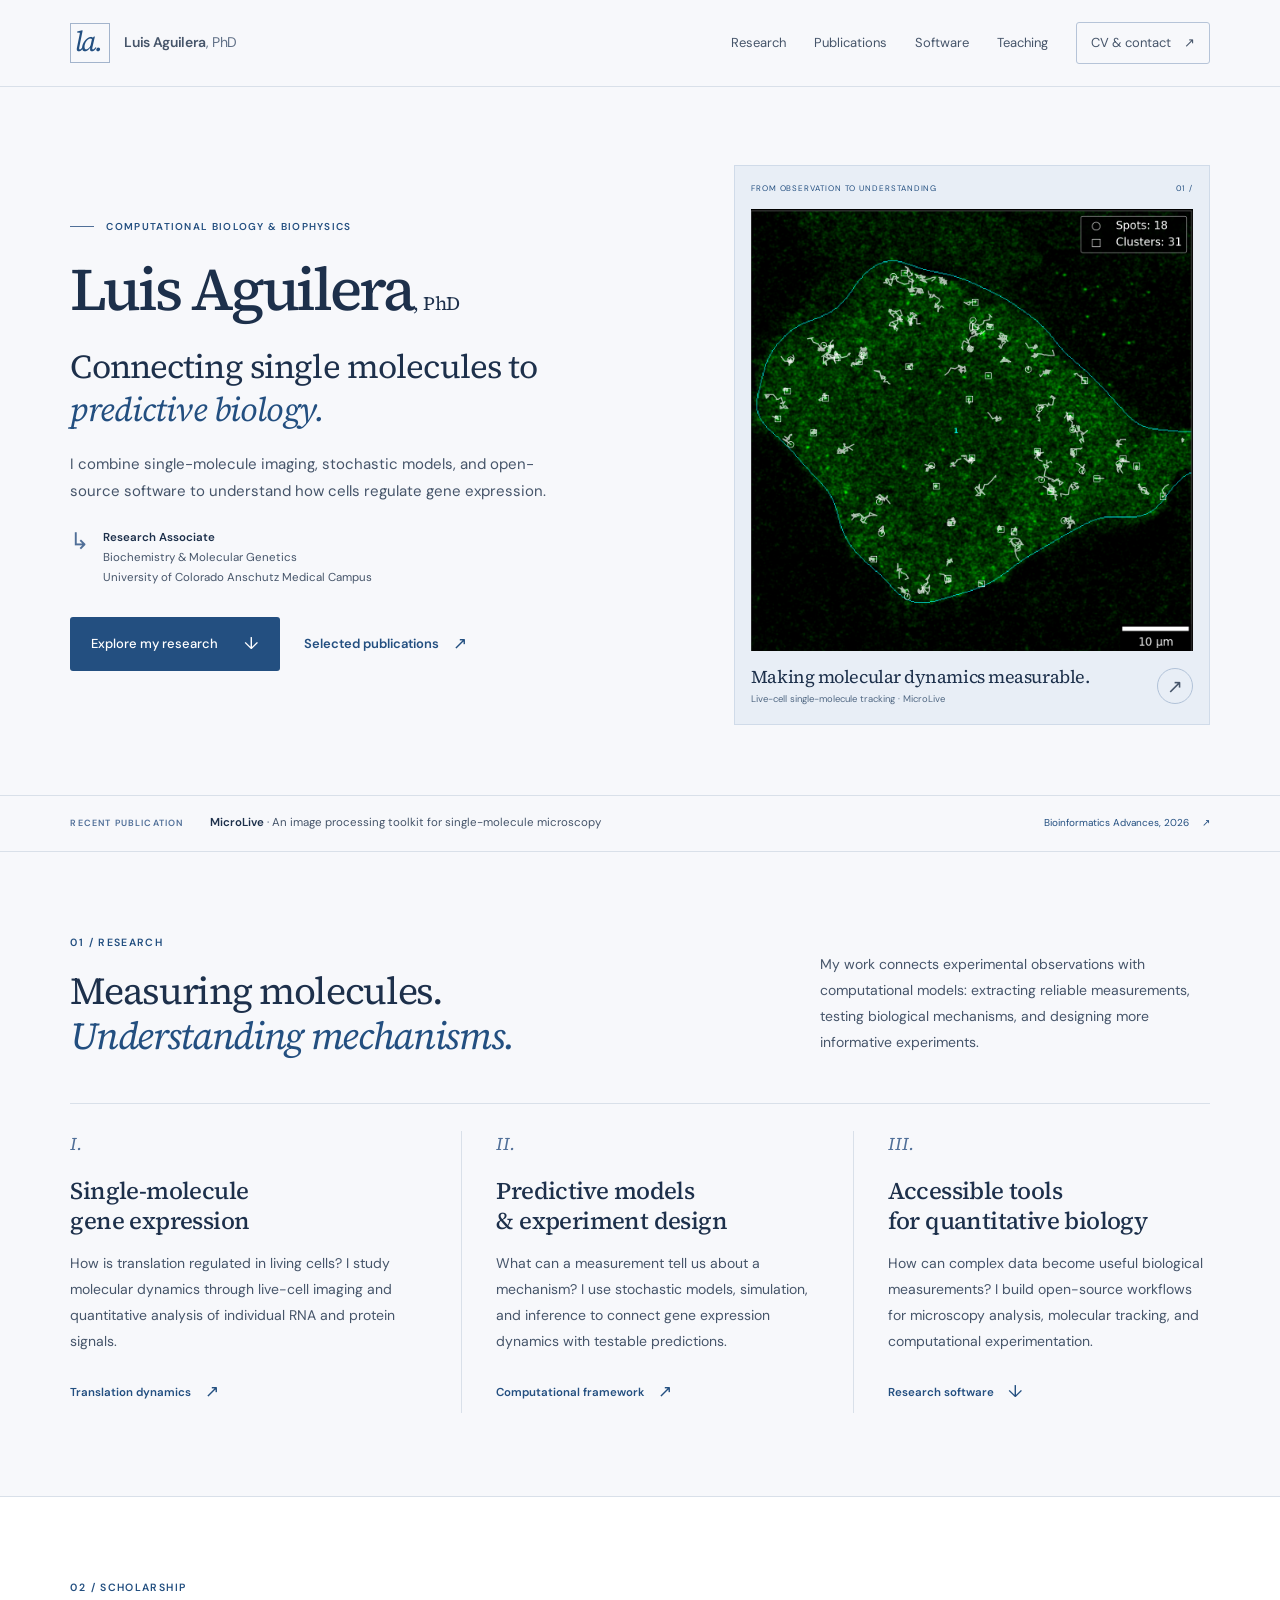
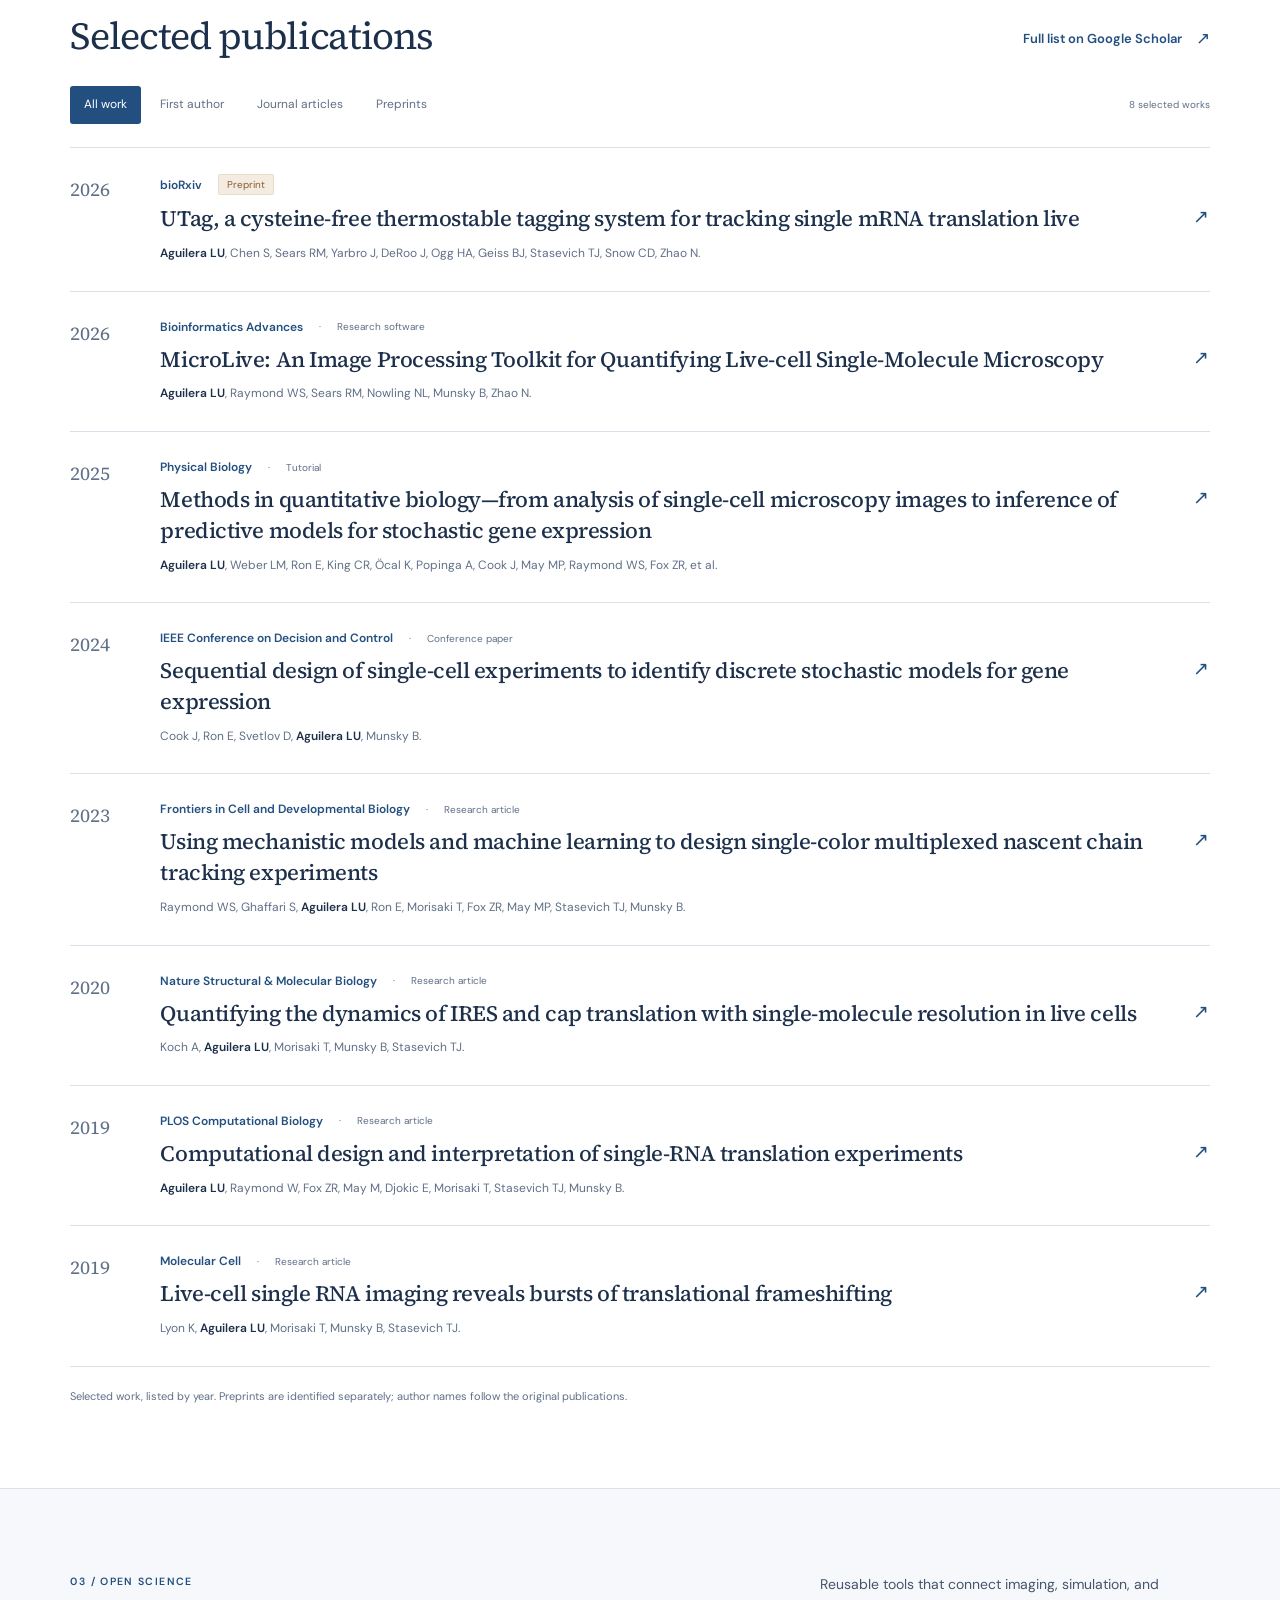
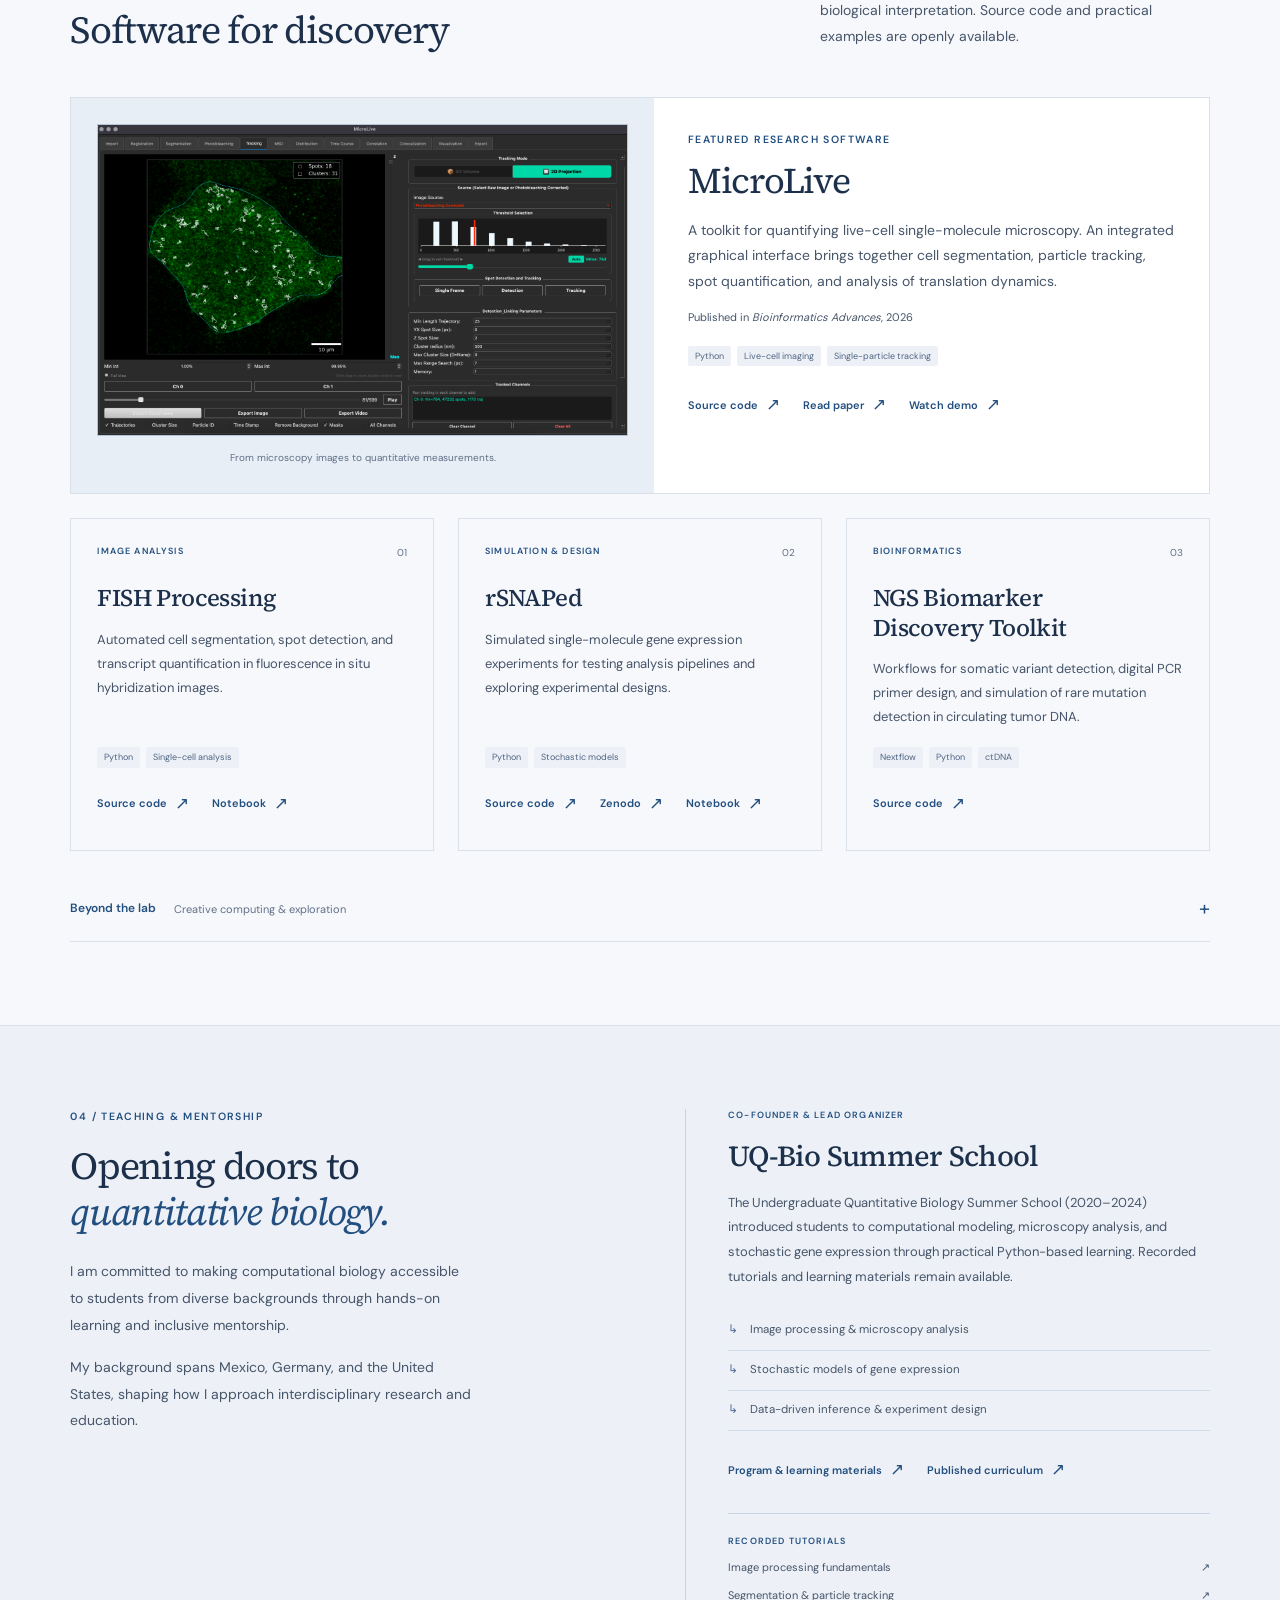
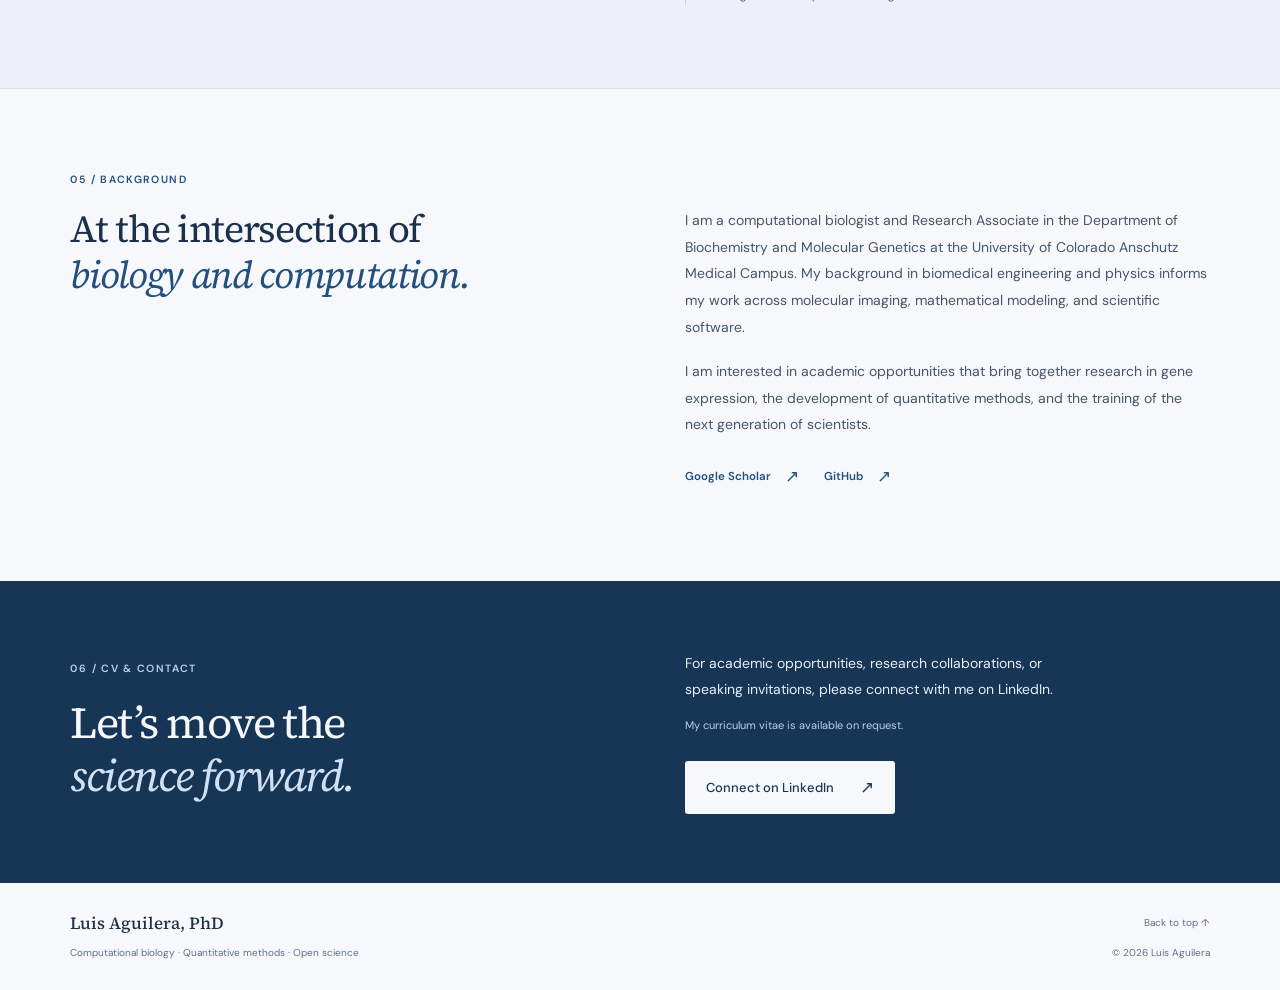
<file: index.html>
<!DOCTYPE html>
<html lang="en">
<head>
  <meta charset="UTF-8">
  <meta name="viewport" content="width=device-width, initial-scale=1">
  <title>Luis Aguilera, PhD | Computational Biology &amp; Single-Molecule Biophysics</title>
  <meta name="description" content="Luis Aguilera is a computational biologist at the University of Colorado Anschutz Medical Campus. Research in single-molecule imaging, gene expression, and predictive modeling; publications, open-source software, and teaching.">
  <meta http-equiv="Content-Security-Policy" content="default-src 'self'; script-src 'self'; style-src 'self'; font-src 'self'; img-src 'self' data:; connect-src 'self'; form-action 'none'; base-uri 'self'; object-src 'none'; upgrade-insecure-requests">
  <meta name="referrer" content="strict-origin-when-cross-origin">
  <meta name="theme-color" content="#234f80">
  <link rel="canonical" href="https://luisub.github.io/">
  <meta property="og:type" content="website">
  <meta property="og:title" content="Luis Aguilera, PhD — Computational Biology">
  <meta property="og:description" content="Connecting single-molecule measurements to predictive models of gene expression. Research, publications, software, and teaching.">
  <meta property="og:url" content="https://luisub.github.io/">
  <meta property="og:image" content="https://luisub.github.io/assets/microlive-gui.png">
  <meta property="og:image:alt" content="MicroLive software displaying single-molecule tracking in a living cell">
  <meta name="twitter:card" content="summary_large_image">
  <link rel="icon" href="assets/favicon.svg" type="image/svg+xml">
  <link rel="stylesheet" href="styles.css">
  <script src="script.js" defer></script>
</head>
<body id="top">
  <a class="skip-link" href="#main">Skip to content</a>
  <header class="site-header">
    <nav class="site-nav container" aria-label="Main navigation">
      <a class="wordmark" href="#top" aria-label="Luis Aguilera — home"><span class="monogram" aria-hidden="true">la.</span><span>Luis Aguilera<span class="wordmark-degree">, PhD</span></span></a>
      <button class="nav-toggle" type="button" aria-expanded="false" aria-controls="nav-links" hidden>Menu <span aria-hidden="true">☰</span></button>
      <ul class="nav-links" id="nav-links">
        <li><a href="#research">Research</a></li>
        <li><a href="#publications">Publications</a></li>
        <li><a href="#projects">Software</a></li>
        <li><a href="#teaching">Teaching</a></li>
        <li><a class="nav-contact" href="#contact">CV &amp; contact <span aria-hidden="true">↗</span></a></li>
      </ul>
    </nav>
  </header>

  <main id="main" tabindex="-1">
    <section class="hero container" aria-labelledby="name">
      <div class="hero-copy">
        <p class="eyebrow"><span class="small-rule" aria-hidden="true"></span>Computational biology &amp; biophysics</p>
        <h1 id="name">Luis Aguilera<span class="degree">, PhD</span></h1>
        <p class="hero-statement">Connecting single molecules to <em>predictive biology.</em></p>
        <p class="hero-intro">I combine single-molecule imaging, stochastic models, and open-source software to understand how cells regulate gene expression.</p>
        <div class="affiliation">
          <span class="affiliation-mark" aria-hidden="true">↳</span>
          <p><strong>Research Associate</strong><br>Biochemistry &amp; Molecular Genetics<br><a href="https://medschool.cuanschutz.edu/biochemistry-and-molecular-genetics">University of Colorado Anschutz Medical Campus</a></p>
        </div>
        <div class="hero-actions">
          <a class="button button-primary" href="#research">Explore my research <span aria-hidden="true">↓</span></a>
          <a class="text-link" href="#publications">Selected publications <span aria-hidden="true">↗</span></a>
        </div>
      </div>
      <figure class="hero-figure">
        <div class="figure-overline"><span>From observation to understanding</span><span aria-hidden="true">01 /</span></div>
        <a class="micrograph" href="assets/microlive-gui.png" aria-label="View the full MicroLive single-molecule tracking image">
          <img src="assets/microlive-gui.png" width="3016" height="1774" fetchpriority="high" alt="Fluorescent cell with detected spots, single-molecule trajectories, and a 10 micrometer scale bar in MicroLive.">
        </a>
        <figcaption><div><strong>Making molecular dynamics measurable.</strong><span>Live-cell single-molecule tracking · MicroLive</span></div><a href="#microlive" aria-label="Read about MicroLive"><span aria-hidden="true">↗</span></a></figcaption>
      </figure>
    </section>

    <div class="latest-wrap">
      <aside class="latest container" aria-label="Recent publication"><span class="eyebrow">Recent publication</span><p><strong>MicroLive</strong> · An image processing toolkit for single-molecule microscopy</p><a href="https://doi.org/10.1093/bioadv/vbag095">Bioinformatics Advances, 2026 <span aria-hidden="true">↗</span></a></aside>
    </div>

    <section class="section container" id="research" aria-labelledby="research-title">
      <div class="section-heading"><div><p class="eyebrow">01 / Research</p><h2 id="research-title">Measuring molecules.<br><em>Understanding mechanisms.</em></h2></div><p class="section-intro">My work connects experimental observations with computational models: extracting reliable measurements, testing biological mechanisms, and designing more informative experiments.</p></div>
      <div class="research-grid">
        <article class="research-topic">
          <span class="topic-index">I.</span>
          <h3>Single-molecule<br>gene expression</h3>
          <p>How is translation regulated in living cells? I study molecular dynamics through live-cell imaging and quantitative analysis of individual RNA and protein signals.</p>
          <a class="text-link" href="https://doi.org/10.1038/s41594-020-0504-7">Translation dynamics <span aria-hidden="true">↗</span></a>
        </article>
        <article class="research-topic">
          <span class="topic-index">II.</span>
          <h3>Predictive models<br>&amp; experiment design</h3>
          <p>What can a measurement tell us about a mechanism? I use stochastic models, simulation, and inference to connect gene expression dynamics with testable predictions.</p>
          <a class="text-link" href="https://doi.org/10.1371/journal.pcbi.1007425">Computational framework <span aria-hidden="true">↗</span></a>
        </article>
        <article class="research-topic">
          <span class="topic-index">III.</span>
          <h3>Accessible tools<br>for quantitative biology</h3>
          <p>How can complex data become useful biological measurements? I build open-source workflows for microscopy analysis, molecular tracking, and computational experimentation.</p>
          <a class="text-link" href="#projects">Research software <span aria-hidden="true">↓</span></a>
        </article>
      </div>
    </section>

    <section class="publications-section" id="publications" aria-labelledby="publications-title">
      <div class="container section">
        <div class="section-heading compact"><div><p class="eyebrow">02 / Scholarship</p><h2 id="publications-title">Selected publications</h2></div><a class="text-link" href="https://scholar.google.com/citations?user=06M4bvMAAAAJ&amp;hl=en">Full list on Google Scholar <span aria-hidden="true">↗</span></a></div>
        <div class="publication-tools" hidden>
          <div class="publication-filters" role="group" aria-label="Filter selected publications">
            <button type="button" data-filter="all" aria-pressed="true" aria-controls="publication-list">All work</button>
            <button type="button" data-filter="first" aria-pressed="false" aria-controls="publication-list">First author</button>
            <button type="button" data-filter="article" aria-pressed="false" aria-controls="publication-list">Journal articles</button>
            <button type="button" data-filter="preprint" aria-pressed="false" aria-controls="publication-list">Preprints</button>
          </div>
          <p class="publication-count" role="status" aria-live="polite" aria-atomic="true">8 selected works</p>
        </div>
        <ol class="publication-list" id="publication-list">
          <li class="publication" data-kind="preprint" data-first-author="true">
            <span class="pub-year">2026</span>
            <article>
              <div class="pub-meta"><span>bioRxiv</span><span class="pub-type preprint">Preprint</span></div>
              <h3><a href="https://doi.org/10.64898/2026.05.06.723082">UTag, a cysteine-free thermostable tagging system for tracking single mRNA translation live<span class="link-arrow" aria-hidden="true">↗</span></a></h3>
              <p class="pub-authors"><strong>Aguilera LU</strong>, Chen S, Sears RM, Yarbro J, DeRoo J, Ogg HA, Geiss BJ, Stasevich TJ, Snow CD, Zhao N.</p>
            </article>
          </li>
          <li class="publication" data-kind="article" data-first-author="true">
            <span class="pub-year">2026</span>
            <article>
              <div class="pub-meta"><span>Bioinformatics Advances</span><span class="pub-type">Research software</span></div>
              <h3><a href="https://doi.org/10.1093/bioadv/vbag095">MicroLive: An Image Processing Toolkit for Quantifying Live-cell Single-Molecule Microscopy<span class="link-arrow" aria-hidden="true">↗</span></a></h3>
              <p class="pub-authors"><strong>Aguilera LU</strong>, Raymond WS, Sears RM, Nowling NL, Munsky B, Zhao N.</p>
            </article>
          </li>
          <li class="publication" data-kind="article" data-first-author="true">
            <span class="pub-year">2025</span>
            <article>
              <div class="pub-meta"><span>Physical Biology</span><span class="pub-type">Tutorial</span></div>
              <h3><a href="https://doi.org/10.1088/1478-3975/adda85">Methods in quantitative biology—from analysis of single-cell microscopy images to inference of predictive models for stochastic gene expression<span class="link-arrow" aria-hidden="true">↗</span></a></h3>
              <p class="pub-authors"><strong>Aguilera LU</strong>, Weber LM, Ron E, King CR, Öcal K, Popinga A, Cook J, May MP, Raymond WS, Fox ZR, et al.</p>
            </article>
          </li>
          <li class="publication" data-kind="conference" data-first-author="false">
            <span class="pub-year">2024</span>
            <article>
              <div class="pub-meta"><span>IEEE Conference on Decision and Control</span><span class="pub-type">Conference paper</span></div>
              <h3><a href="https://doi.org/10.1109/CDC56724.2024.10886397">Sequential design of single-cell experiments to identify discrete stochastic models for gene expression<span class="link-arrow" aria-hidden="true">↗</span></a></h3>
              <p class="pub-authors">Cook J, Ron E, Svetlov D, <strong>Aguilera LU</strong>, Munsky B.</p>
            </article>
          </li>
          <li class="publication" data-kind="article" data-first-author="false">
            <span class="pub-year">2023</span>
            <article>
              <div class="pub-meta"><span>Frontiers in Cell and Developmental Biology</span><span class="pub-type">Research article</span></div>
              <h3><a href="https://doi.org/10.3389/fcell.2023.1151318">Using mechanistic models and machine learning to design single-color multiplexed nascent chain tracking experiments<span class="link-arrow" aria-hidden="true">↗</span></a></h3>
              <p class="pub-authors">Raymond WS, Ghaffari S, <strong>Aguilera LU</strong>, Ron E, Morisaki T, Fox ZR, May MP, Stasevich TJ, Munsky B.</p>
            </article>
          </li>
          <li class="publication" data-kind="article" data-first-author="false">
            <span class="pub-year">2020</span>
            <article>
              <div class="pub-meta"><span>Nature Structural &amp; Molecular Biology</span><span class="pub-type">Research article</span></div>
              <h3><a href="https://doi.org/10.1038/s41594-020-0504-7">Quantifying the dynamics of IRES and cap translation with single-molecule resolution in live cells<span class="link-arrow" aria-hidden="true">↗</span></a></h3>
              <p class="pub-authors">Koch A, <strong>Aguilera LU</strong>, Morisaki T, Munsky B, Stasevich TJ.</p>
            </article>
          </li>
          <li class="publication" data-kind="article" data-first-author="true">
            <span class="pub-year">2019</span>
            <article>
              <div class="pub-meta"><span>PLOS Computational Biology</span><span class="pub-type">Research article</span></div>
              <h3><a href="https://doi.org/10.1371/journal.pcbi.1007425">Computational design and interpretation of single-RNA translation experiments<span class="link-arrow" aria-hidden="true">↗</span></a></h3>
              <p class="pub-authors"><strong>Aguilera LU</strong>, Raymond W, Fox ZR, May M, Djokic E, Morisaki T, Stasevich TJ, Munsky B.</p>
            </article>
          </li>
          <li class="publication" data-kind="article" data-first-author="false">
            <span class="pub-year">2019</span>
            <article>
              <div class="pub-meta"><span>Molecular Cell</span><span class="pub-type">Research article</span></div>
              <h3><a href="https://doi.org/10.1016/j.molcel.2019.05.002">Live-cell single RNA imaging reveals bursts of translational frameshifting<span class="link-arrow" aria-hidden="true">↗</span></a></h3>
              <p class="pub-authors">Lyon K, <strong>Aguilera LU</strong>, Morisaki T, Munsky B, Stasevich TJ.</p>
            </article>
          </li>
        </ol>
        <p class="publication-note">Selected work, listed by year. Preprints are identified separately; author names follow the original publications.</p>
      </div>
    </section>

    <section class="section container" id="projects" aria-labelledby="software-title">
      <div class="section-heading"><div><p class="eyebrow">03 / Open science</p><h2 id="software-title">Software for discovery</h2></div><p class="section-intro">Reusable tools that connect imaging, simulation, and biological interpretation. Source code and practical examples are openly available.</p></div>
      <article class="featured-software" id="microlive">
        <div class="software-image"><a href="assets/microlive-gui.png" aria-label="View the full MicroLive interface"><img src="assets/microlive-gui.png" width="3016" height="1774" loading="lazy" decoding="async" alt="MicroLive interface showing cell segmentation, detected spots, particle tracks, and intensity distributions."></a><p>From microscopy images to quantitative measurements.</p></div>
        <div class="featured-software-copy"><p class="eyebrow">Featured research software</p><h3>MicroLive</h3><p>A toolkit for quantifying live-cell single-molecule microscopy. An integrated graphical interface brings together cell segmentation, particle tracking, spot quantification, and analysis of translation dynamics.</p><p class="software-context">Published in <em>Bioinformatics Advances</em>, 2026</p><div class="software-tags"><span>Python</span><span>Live-cell imaging</span><span>Single-particle tracking</span></div><div class="software-links"><a class="text-link" href="https://github.com/ningzhaoAnschutz/microlive">Source code <span aria-hidden="true">↗</span></a><a class="text-link" href="https://doi.org/10.1093/bioadv/vbag095">Read paper <span aria-hidden="true">↗</span></a><a class="text-link" href="https://www.youtube.com/watch?v=GU1ct5go-AU">Watch demo <span aria-hidden="true">↗</span></a></div></div>
      </article>
      <div class="software-grid">
        <article class="software-card"><div class="software-card-top"><span class="eyebrow">Image analysis</span><span aria-hidden="true">01</span></div><h3>FISH Processing</h3><p>Automated cell segmentation, spot detection, and transcript quantification in fluorescence in situ hybridization images.</p><div class="software-tags"><span>Python</span><span>Single-cell analysis</span></div><div class="software-links"><a class="text-link" href="https://github.com/MunskyGroup/FISH_Processing" aria-label="FISH Processing source code">Source code <span aria-hidden="true">↗</span></a><a class="text-link" href="https://colab.research.google.com/drive/1CQx4e5MQ0ZsZSQgqtLzVVh53dAg4uaQj?usp=sharing" aria-label="FISH Processing notebook">Notebook <span aria-hidden="true">↗</span></a></div></article>
        <article class="software-card"><div class="software-card-top"><span class="eyebrow">Simulation &amp; design</span><span aria-hidden="true">02</span></div><h3>rSNAPed</h3><p>Simulated single-molecule gene expression experiments for testing analysis pipelines and exploring experimental designs.</p><div class="software-tags"><span>Python</span><span>Stochastic models</span></div><div class="software-links"><a class="text-link" href="https://github.com/MunskyGroup/rsnaped" aria-label="rSNAPed source code">Source code <span aria-hidden="true">↗</span></a><a class="text-link" href="https://doi.org/10.5281/zenodo.6967555">Zenodo <span aria-hidden="true">↗</span></a><a class="text-link" href="https://colab.research.google.com/drive/1ABxBfqsmDtv8dORBUhvFcg5Xqdy-OoaE?usp=sharing" aria-label="rSNAPed notebook">Notebook <span aria-hidden="true">↗</span></a></div></article>
        <article class="software-card"><div class="software-card-top"><span class="eyebrow">Bioinformatics</span><span aria-hidden="true">03</span></div><h3>NGS Biomarker<br>Discovery Toolkit</h3><p>Workflows for somatic variant detection, digital PCR primer design, and simulation of rare mutation detection in circulating tumor DNA.</p><div class="software-tags"><span>Nextflow</span><span>Python</span><span>ctDNA</span></div><div class="software-links"><a class="text-link" href="https://github.com/luisub/NGS_biomarker_discovery_toolkit" aria-label="NGS Biomarker Discovery Toolkit source code">Source code <span aria-hidden="true">↗</span></a></div></article>
      </div>
      <details class="creative-project"><summary>Beyond the lab <span>Creative computing &amp; exploration</span><span class="details-symbol" aria-hidden="true">+</span></summary><div><h3>6EQUJ5</h3><p>A Python terminal game inspired by the 1977 Wow! signal, combining science fiction, radio astronomy, and AI-driven dialogue.</p><a class="text-link" href="https://github.com/luisub/6EQUJ5">Explore the project <span aria-hidden="true">↗</span></a><a class="text-link" href="https://github.com/luisub/6EQUJ5/blob/main/docs/trailer_final.mp4">Watch trailer <span aria-hidden="true">↗</span></a></div></details>
    </section>

    <section class="teaching-section" id="teaching" aria-labelledby="teaching-title">
      <div class="container section teaching-layout">
        <div class="teaching-intro"><p class="eyebrow">04 / Teaching &amp; mentorship</p><h2 id="teaching-title">Opening doors to<br><em>quantitative biology.</em></h2><p>I am committed to making computational biology accessible to students from diverse backgrounds through hands-on learning and inclusive mentorship.</p><p>My background spans Mexico, Germany, and the United States, shaping how I approach interdisciplinary research and education.</p></div>
        <div class="teaching-program"><p class="eyebrow">Co-founder &amp; lead organizer</p><h3>UQ-Bio Summer School</h3><p>The Undergraduate Quantitative Biology Summer School (2020–2024) introduced students to computational modeling, microscopy analysis, and stochastic gene expression through practical Python-based learning. Recorded tutorials and learning materials remain available.</p><ul class="teaching-topics"><li>Image processing &amp; microscopy analysis</li><li>Stochastic models of gene expression</li><li>Data-driven inference &amp; experiment design</li></ul><div class="software-links"><a class="text-link" href="https://q-bio.org/wp/">Program &amp; learning materials <span aria-hidden="true">↗</span></a><a class="text-link" href="https://doi.org/10.1088/1478-3975/adda85">Published curriculum <span aria-hidden="true">↗</span></a></div><div class="teaching-resources"><span class="eyebrow">Recorded tutorials</span><a href="https://doi.org/10.25675/10217/240613">Image processing fundamentals <span aria-hidden="true">↗</span></a><a href="https://doi.org/10.25675/10217/240616">Segmentation &amp; particle tracking <span aria-hidden="true">↗</span></a></div></div>
      </div>
    </section>

    <section class="section container about-section" id="about" aria-labelledby="about-title">
      <p class="eyebrow">05 / Background</p>
      <div class="about-layout"><h2 id="about-title">At the intersection of<br><em>biology and computation.</em></h2><div><p>I am a computational biologist and Research Associate in the Department of Biochemistry and Molecular Genetics at the University of Colorado Anschutz Medical Campus. My background in biomedical engineering and physics informs my work across molecular imaging, mathematical modeling, and scientific software.</p><p>I am interested in academic opportunities that bring together research in gene expression, the development of quantitative methods, and the training of the next generation of scientists.</p><a class="text-link" href="https://scholar.google.com/citations?user=06M4bvMAAAAJ&amp;hl=en">Google Scholar <span aria-hidden="true">↗</span></a><a class="text-link" href="https://github.com/luisub">GitHub <span aria-hidden="true">↗</span></a></div></div>
    </section>

    <section class="contact-section" id="contact" aria-labelledby="contact-title">
      <div class="container contact-layout"><div><p class="eyebrow">06 / CV &amp; contact</p><h2 id="contact-title">Let’s move the<br><em>science forward.</em></h2></div><div class="contact-copy"><p>For academic opportunities, research collaborations, or speaking invitations, please connect with me on LinkedIn.</p><p class="cv-note">My curriculum vitae is available on request.</p><a class="button button-light" href="https://www.linkedin.com/in/luis-aguilera/">Connect on LinkedIn <span aria-hidden="true">↗</span></a></div></div>
    </section>
  </main>
  <footer class="site-footer container"><a class="footer-name" href="#top">Luis Aguilera, PhD</a><p>Computational biology · Quantitative methods · Open science</p><a href="#top">Back to top <span aria-hidden="true">↑</span></a><span class="copyright">© 2026 Luis Aguilera</span></footer>
</body>
</html>
</file>
<file: styles.css>
/* Shared styles for the academic portfolio and error page. */
@font-face {
  font-family: 'DM Sans';
  font-style: normal;
  font-weight: 100 1000;
  font-display: swap;
  src: url('assets/fonts/dm-sans-latin.woff2') format('woff2');
}

@font-face {
  font-family: 'Source Serif 4';
  font-style: normal;
  font-weight: 200 900;
  font-display: swap;
  src: url('assets/fonts/source-serif-latin.woff2') format('woff2');
}

@font-face {
  font-family: 'Source Serif 4';
  font-style: italic;
  font-weight: 200 900;
  font-display: swap;
  src: url('assets/fonts/source-serif-italic-latin.woff2') format('woff2');
}

:root {
  --paper: #f7f8fb;
  --white: #ffffff;
  --ink: #1d304b;
  --text: #46556a;
  --muted: #607087;
  --blue: #234f80;
  --blue-dark: #173655;
  --line: #d9e0e9;
  --light: #edf1f7;
  --accent: #506f98;
  --serif: 'Source Serif 4',Georgia,serif;
  --sans: 'DM Sans',-apple-system,BlinkMacSystemFont,'Segoe UI',sans-serif;
  --gutter: clamp(22px,5.5vw,88px);
}

*,*::before,*::after {
  box-sizing: border-box;
}

html {
  scroll-behavior: smooth;
  scroll-padding-top: 105px;
}

body {
  margin: 0;
  background: var(--paper);
  color: var(--text);
  font: 16px/1.65 var(--sans);
  -webkit-font-smoothing: antialiased;
}

h1,h2,h3,p,figure {
  margin: 0;
}

h1,h2,h3 {
  color: var(--ink);
}

a {
  color: inherit;
  text-decoration: none;
}

a,button,summary {
  -webkit-tap-highlight-color: transparent;
}

a:hover {
  color: var(--blue);
}

button {
  font: inherit;
  cursor: pointer;
}

img {
  display: block;
  width: 100%;
  height: auto;
}

button,a,summary {
  touch-action: manipulation;
}

[hidden] {
  display: none!important;
}

::selection {
  background: #dae5f3;
  color: var(--blue-dark);
}

:focus-visible {
  outline: 3px solid var(--accent);
  outline-offset: 5px;
  border-radius: 2px;
}

.container {
  width: min(100% - var(--gutter)*2,1200px);
  margin-inline: auto;
}

.eyebrow {
  font-size: 10.5px;
  font-weight: 600;
  line-height: 1.5;
  letter-spacing: .13em;
  text-transform: uppercase;
  color: var(--blue);
}

.text-link {
  font-size: 13px;
  font-weight: 600;
  display: inline-flex;
  gap: 14px;
  align-items: center;
  line-height: 1.5;
  padding-block: 8px;
  color: var(--blue);
  text-underline-offset: 5px;
}

.text-link:hover {
  text-decoration: underline;
}

.text-link span,.button span {
  font-size: 17px;
  font-weight: 400;
}

.button {
  display: inline-flex;
  justify-content: center;
  align-items: center;
  gap: 26px;
  padding: 13px 20px;
  border: 1px solid transparent;
  border-radius: 3px;
  font-size: 13px;
  font-weight: 500;
  line-height: 1.5;
  transition: background-color .18s,color .18s;
}

.button-primary {
  background: var(--blue);
  color: white;
}

.button-primary:hover {
  background: var(--blue-dark);
  color: white;
}

.button-light {
  background: var(--paper);
  color: var(--blue-dark);
}

.button-light:hover {
  background: #dde7f5;
}

.skip-link {
  position: fixed;
  top: -80px;
  left: 20px;
  z-index: 10;
  background: var(--ink);
  color: white;
  padding: 12px 20px;
}

.skip-link:focus {
  top: 10px;
}

.skip-link:hover {
  color: white;
}

/* Navigation */
.site-header {
  position: sticky;
  top: 0;
  z-index: 5;
  background: var(--paper);
  border-bottom: 1px solid var(--line);
}

.site-nav {
  display: flex;
  align-items: center;
  justify-content: space-between;
  min-height: 86px;
  gap: 24px;
}

.wordmark {
  display: inline-flex;
  align-items: center;
  gap: 14px;
  font-size: 14px;
  font-weight: 600;
  letter-spacing: -.025em;
  white-space: nowrap;
}

.monogram {
  font: italic 28px/1 var(--serif);
  letter-spacing: -.07em;
  color: var(--blue);
  border: 1px solid #a3b4cc;
  width: 40px;
  height: 40px;
  display: grid;
  place-items: center;
  padding: 0 4px 4px 0;
}

.wordmark-degree {
  font-weight: 400;
  color: var(--muted);
}

.nav-links {
  display: flex;
  list-style: none;
  padding: 0;
  margin: 0;
  align-items: center;
  gap: 28px;
}

.nav-links a {
  font-size: 13px;
  display: block;
  padding: 12px 0;
  position: relative;
}

.nav-links a:hover,.nav-links a[aria-current=location] {
  color: var(--blue);
}

.nav-links a[aria-current=location]::after {
  content: '';
  position: absolute;
  height: 2px;
  bottom: 5px;
  left: 0;
  right: 0;
  background: var(--blue);
}

.nav-links .nav-contact {
  padding: 9px 14px;
  border: 1px solid #b6c4d8;
  border-radius: 3px;
}

.nav-contact span {
  padding-left: 10px;
}

.nav-toggle {
  display: none;
}

/* Introduction and research figure */
.hero {
  display: grid;
  grid-template-columns: minmax(0,1.22fr) minmax(0,1fr);
  gap: clamp(40px,6.5vw,102px);
  padding-block: 78px 70px;
  align-items: center;
}

.hero .eyebrow {
  display: flex;
  align-items: center;
  gap: 12px;
  font-size: 10px;
}

.small-rule {
  width: 24px;
  height: 1px;
  background: var(--accent);
  flex-shrink: 0;
}

.hero h1 {
  font: 500 clamp(46px,4.7vw,67px)/1.15 var(--serif);
  letter-spacing: -.052em;
  margin: 21px 0 22px;
  white-space: nowrap;
}

.degree {
  font: 400 19px var(--serif);
  letter-spacing: -.02em;
}

.hero-statement {
  font: 400 clamp(28px,2.6vw,37px)/1.27 var(--serif);
  letter-spacing: -.026em;
  max-width: 530px;
  color: var(--ink);
}

.hero-statement em,h2 em {
  font-weight: 400;
  color: var(--blue);
}

.hero-intro {
  font-size: 15px;
  line-height: 1.8;
  margin: 20px 0 23px;
  max-width: 490px;
}

.affiliation {
  display: flex;
  gap: 14px;
  font-size: 11.5px;
  line-height: 1.75;
}

.affiliation-mark {
  color: var(--accent);
  font-size: 23px;
  line-height: 1.2;
}

.affiliation strong {
  font-weight: 600;
  color: var(--ink);
}

.affiliation a:hover {
  text-decoration: underline;
  text-underline-offset: 3px;
}

.hero-actions {
  display: flex;
  gap: 24px;
  align-items: center;
  flex-wrap: wrap;
  margin-top: 29px;
}

.hero-figure {
  min-width: 0;
  position: relative;
  padding: 16px;
  background: #e8eef6;
  border: 1px solid #d0dbe9;
}

.figure-overline {
  display: flex;
  justify-content: space-between;
  gap: 15px;
  font-size: 8px;
  letter-spacing: .115em;
  text-transform: uppercase;
  color: var(--blue);
  margin-bottom: 14px;
}

.micrograph {
  display: block;
  position: relative;
  aspect-ratio: 1;
  overflow: hidden;
  background: #020502;
}

.micrograph img {
  position: absolute;
  max-width: none;
  width: 270.493%;
  height: auto;
  left: -25.11%;
  top: -17.49%;
}

.hero-figure figcaption {
  display: flex;
  align-items: center;
  justify-content: space-between;
  gap: 12px;
  padding-top: 14px;
}

.hero-figure figcaption strong {
  display: block;
  font: 400 18px/1.3 var(--serif);
  color: var(--ink);
  letter-spacing: -.025em;
}

.hero-figure figcaption div>span {
  display: block;
  font-size: 9.5px;
  color: #516883;
  margin-top: 4px;
}

.hero-figure figcaption>a {
  width: 36px;
  height: 36px;
  flex-shrink: 0;
  border: 1px solid #b1c2d8;
  display: grid;
  place-items: center;
  border-radius: 50%;
  font-size: 19px;
}

.hero-figure figcaption>a:hover {
  background: #d7e2f0;
}

.latest-wrap {
  border-block: 1px solid var(--line);
}

.latest {
  display: flex;
  align-items: center;
  gap: 27px;
  padding-block: 18px;
}

.latest .eyebrow {
  color: var(--accent);
  flex-shrink: 0;
  font-size: 9px;
}

.latest p {
  font-size: 11.5px;
  flex: 1;
}

.latest strong {
  font-weight: 600;
  color: var(--ink);
}

.latest a {
  font-size: 10px;
  color: var(--blue);
  white-space: nowrap;
}

.latest a:hover {
  text-decoration: underline;
}

.latest a span {
  padding-left: 10px;
}

/* Research themes */
.section {
  padding-block: 83px;
}

.section-heading {
  display: flex;
  gap: 55px;
  justify-content: space-between;
  align-items: end;
  margin-bottom: 43px;
}

.section-heading h2,h2 {
  font: 400 38px/1.2 var(--serif);
  letter-spacing: -.035em;
}

.section-heading .eyebrow {
  margin-bottom: 18px;
}

.section-heading>div {
  flex: 1;
}

.section-intro {
  width: 390px;
  max-width: 42%;
  font-size: 14px;
  line-height: 1.85;
  padding-bottom: 4px;
}

.research-grid {
  display: grid;
  grid-template-columns: repeat(3,minmax(0,1fr));
  gap: 34px;
  border-top: 1px solid var(--line);
  padding-top: 27px;
}

.research-topic {
  position: relative;
  display: flex;
  flex-direction: column;
  align-items: start;
}

.research-topic+.research-topic {
  border-left: 1px solid var(--line);
  padding-left: 34px;
}

.topic-index {
  color: var(--accent);
  font: italic 18px var(--serif);
  margin-bottom: 20px;
}

.research-topic h3 {
  font: 500 24px/1.25 var(--serif);
  letter-spacing: -.025em;
  margin-bottom: 15px;
}

.research-topic p {
  font-size: 14px;
  line-height: 1.85;
  margin-bottom: 17px;
}

.research-topic .text-link {
  margin-top: auto;
  font-size: 11.5px;
}

/* Publication list: all content is readable without JavaScript. */
.publications-section {
  background: var(--white);
  border-block: 1px solid var(--line);
}

.section-heading.compact {
  align-items: end;
  margin-bottom: 27px;
}

.publication-tools {
  display: flex;
  align-items: center;
  justify-content: space-between;
  gap: 18px;
  padding-bottom: 23px;
}

.publication-filters {
  display: flex;
  gap: 5px;
  flex-wrap: wrap;
}

.publication-filters button {
  background: transparent;
  border: 1px solid transparent;
  padding: 8px 13px;
  font-size: 12px;
  color: var(--muted);
  border-radius: 3px;
  min-height: 38px;
}

.publication-filters button:hover {
  background: var(--light);
  color: var(--blue);
}

.publication-filters button[aria-pressed=true] {
  background: var(--blue);
  color: white;
}

.publication-count {
  font-size: 10px;
  white-space: nowrap;
  color: var(--muted);
}

.publication-list {
  margin: 0;
  padding: 0;
  list-style: none;
  border-top: 1px solid var(--line);
}

.publication {
  display: grid;
  grid-template-columns: 70px 1fr;
  gap: 20px;
  padding: 26px 0;
  border-bottom: 1px solid var(--line);
}

.pub-year {
  font: 400 19px var(--serif);
  color: var(--muted);
  padding-top: 2px;
}

.pub-meta {
  display: flex;
  gap: 16px;
  align-items: center;
  flex-wrap: wrap;
  margin-bottom: 8px;
  font-size: 12px;
  line-height: 1.5;
  color: var(--blue);
  font-weight: 600;
}

.pub-type {
  color: var(--muted);
  font-size: 10px;
  font-weight: 400;
}

.pub-type::before {
  content: '·';
  margin-right: 16px;
}

.pub-type.preprint {
  color: #8e5a35;
  background: #f4ece1;
  padding: 2px 8px;
  border: 1px solid #e9ddcc;
  border-radius: 2px;
}

.pub-type.preprint::before {
  content: none;
}

.publication h3 {
  font: 500 22px/1.4 var(--serif);
  letter-spacing: -.02em;
}

.publication h3 a {
  display: block;
  padding-right: 38px;
  position: relative;
}

.publication h3 a:hover {
  text-decoration: underline;
  text-decoration-thickness: 1px;
  text-underline-offset: 4px;
}

.link-arrow {
  font: 400 19px var(--sans);
  position: absolute;
  right: 1px;
  top: 1px;
  color: var(--blue);
}

.pub-authors {
  font-size: 12px;
  color: var(--muted);
  line-height: 1.8;
  margin-top: 9px;
}

.pub-authors strong {
  font-weight: 600;
  color: var(--ink);
}

.publication-note {
  font-size: 11px;
  color: var(--muted);
  margin-top: 20px;
}

/* Open-source software */
.featured-software {
  display: grid;
  grid-template-columns: 1.05fr 1fr;
  border: 1px solid var(--line);
  background: var(--white);
}

.software-image {
  background: #e8eef6;
  padding: 26px;
  display: flex;
  flex-direction: column;
  justify-content: center;
}

.software-image a {
  display: block;
  border: 1px solid #b4c3d7;
}

.software-image p {
  font-size: 10px;
  text-align: center;
  margin-top: 14px;
  color: var(--muted);
}

.featured-software-copy {
  padding: 34px;
}

.featured-software-copy h3 {
  font: 400 36px/1.2 var(--serif);
  letter-spacing: -.035em;
  margin: 12px 0 15px;
}

.featured-software-copy>p:not(.eyebrow) {
  font-size: 14px;
  line-height: 1.85;
}

.featured-software-copy .software-context {
  font-size: 11px!important;
  margin-top: 12px;
}

.software-tags {
  display: flex;
  flex-wrap: wrap;
  gap: 6px;
  margin-top: 18px;
}

.software-tags span {
  padding: 3px 7px;
  background: #edf1f7;
  color: #506582;
  font-size: 9px;
  border-radius: 2px;
}

.software-links {
  display: flex;
  flex-wrap: wrap;
  gap: 10px 23px;
  margin-top: 18px;
}

.software-links .text-link {
  font-size: 11px;
  gap: 8px;
}

.software-grid {
  display: grid;
  grid-template-columns: repeat(3,minmax(0,1fr));
  gap: 24px;
  margin-top: 24px;
}

.software-card {
  border: 1px solid var(--line);
  padding: 26px;
  display: flex;
  flex-direction: column;
  align-items: start;
}

.software-card-top {
  display: flex;
  justify-content: space-between;
  gap: 12px;
  width: 100%;
  font-size: 10px;
  color: var(--muted);
  margin-bottom: 22px;
}

.software-card-top .eyebrow {
  font-size: 9px;
}

.software-card h3 {
  font: 500 24px/1.22 var(--serif);
  letter-spacing: -.025em;
  margin-bottom: 15px;
}

.software-card>p {
  font-size: 13px;
  line-height: 1.85;
  flex: 1;
}

.software-card .software-links {
  margin-top: 15px;
}

.creative-project {
  margin-top: 25px;
  border-bottom: 1px solid var(--line);
}

.creative-project summary {
  list-style: none;
  display: flex;
  align-items: center;
  gap: 18px;
  padding: 16px 0;
  cursor: pointer;
  font-size: 12px;
  color: var(--blue);
  font-weight: 600;
}

.creative-project summary::-webkit-details-marker {
  display: none;
}

.creative-project summary>span:not(.details-symbol) {
  font-weight: 400;
  color: var(--muted);
  font-size: 11px;
}

.details-symbol {
  margin-left: auto;
  font-weight: 400;
  font-size: 20px;
}

.creative-project[open] .details-symbol {
  transform: rotate(45deg);
}

.creative-project>div {
  padding: 8px 0 25px;
  max-width: 650px;
}

.creative-project h3 {
  font: 500 24px var(--serif);
  margin-bottom: 10px;
}

.creative-project p {
  font-size: 13px;
}

.creative-project .text-link {
  margin: 12px 20px 0 0;
}

/* Teaching, background and contact */
.teaching-section {
  background: var(--light);
  border-block: 1px solid var(--line);
}

.teaching-layout {
  display: grid;
  grid-template-columns: 1fr 1fr;
  gap: 90px;
}

.teaching-intro h2 {
  margin: 19px 0 23px;
}

.teaching-intro>p:not(.eyebrow) {
  font-size: 14px;
  line-height: 1.9;
  max-width: 405px;
}

.teaching-intro>p+p {
  margin-top: 16px;
}

.teaching-program {
  border-left: 1px solid #c8d4e4;
  padding-left: 42px;
}

.teaching-program .eyebrow {
  font-size: 9px;
}

.teaching-program h3 {
  font: 500 29px/1.3 var(--serif);
  letter-spacing: -.025em;
  margin: 15px 0;
}

.teaching-program>p:not(.eyebrow) {
  font-size: 13px;
  line-height: 1.9;
}

.teaching-topics {
  list-style: none;
  padding: 0;
  margin: 22px 0 0;
  font-size: 11.5px;
}

.teaching-topics li {
  border-bottom: 1px solid #d0dbe9;
  padding: 10px 0;
  display: flex;
  gap: 12px;
}

.teaching-topics li::before {
  content: '↳';
  color: var(--accent);
}

.teaching-resources {
  border-top: 1px solid #c8d4e4;
  margin-top: 22px;
  padding-top: 21px;
  display: grid;
  gap: 10px;
}

.teaching-resources a {
  font-size: 11px;
  display: flex;
  justify-content: space-between;
  gap: 18px;
}

.teaching-resources a:hover {
  text-decoration: underline;
  text-underline-offset: 4px;
}

.about-section>.eyebrow {
  margin-bottom: 20px;
}

.about-layout {
  display: grid;
  grid-template-columns: 1fr 1fr;
  gap: 90px;
}

.about-layout p {
  font-size: 14px;
  line-height: 1.9;
  margin-bottom: 18px;
}

.about-layout .text-link {
  margin-right: 25px;
  font-size: 11.5px;
}

.contact-section {
  background: var(--blue-dark);
  color: #e6eef8;
  padding-block: 69px;
}

.contact-layout {
  display: grid;
  grid-template-columns: 1fr 1fr;
  gap: 90px;
  align-items: center;
}

.contact-section .eyebrow {
  color: #bed0e7;
  margin-bottom: 20px;
}

.contact-section h2 {
  color: var(--paper);
  font-size: 44px;
}

.contact-section h2 em {
  color: #d0e0f5;
}

.contact-copy {
  max-width: 405px;
}

.contact-copy p {
  font-size: 14px;
  line-height: 1.9;
}

.contact-copy .cv-note {
  font-size: 11px;
  color: #bfd0e6;
  margin-top: 12px;
}

.contact-copy .button {
  margin-top: 25px;
}

.site-footer {
  padding-block: 28px;
  display: grid;
  grid-template-columns: 1fr auto;
  gap: 10px 25px;
  align-items: center;
  font-size: 10px;
  color: var(--muted);
}

.footer-name {
  font: 500 17px var(--serif);
  color: var(--ink);
}

.site-footer p {
  grid-column: 1;
  grid-row: 2;
}

.site-footer>a:not(.footer-name) {
  grid-column: 2;
  grid-row: 1;
  text-align: right;
}

.copyright {
  grid-column: 2;
  grid-row: 2;
  text-align: right;
}

/* Error page */
.error-page {
  min-height: 100svh;
  display: flex;
  flex-direction: column;
}

.error-main {
  flex: 1;
  display: grid;
  align-content: center;
  padding-block: 90px;
}

.error-main h1 {
  font: 400 clamp(44px,6vw,72px)/1.15 var(--serif);
  letter-spacing: -.04em;
  max-width: 620px;
  margin: 20px 0;
}

.error-main p:not(.eyebrow) {
  max-width: 480px;
  margin-bottom: 28px;
}

.error-main .button {
  justify-self: start;
}

.error-number {
  color: var(--accent);
}

@media(min-width:1500px) {
  .hero {
    padding-block: 95px 85px;
  }
  .hero h1 {
    font-size: 73px;
  }
}

@media(max-width:1100px) {
  .nav-links {
    gap: 20px;
  }
  .wordmark-degree {
    display: none;
  }
  .hero {
    gap: 40px;
    padding-block: 55px;
  }
  .hero h1 {
    font-size: 52px;
  }
  .degree {
    font-size: 17px;
  }
  .hero-statement {
    font-size: 30px;
  }
  .hero-actions {
    gap: 14px;
  }
  .hero-actions .text-link {
    font-size: 12px;
  }
  .hero .eyebrow {
    font-size: 8px;
  }
  .hero-figure figcaption strong {
    font-size: 16px;
  }
  .hero-figure figcaption div>span {
    font-size: 8.5px;
  }
  .section-heading h2,h2 {
    font-size: 34px;
  }
  .section-intro {
    max-width: 43%;
  }
  .software-card {
    padding: 22px;
  }
  .teaching-layout,.about-layout,.contact-layout {
    gap: 50px;
  }
  .latest {
    gap: 20px;
  }
  .latest p {
    font-size: 10.5px;
  }
  .latest a {
    font-size: 9px;
  }
}

@media(max-width:820px) {
  .site-nav {
    min-height: 76px;
    gap: 18px;
  }
  .wordmark {
    font-size: 12px;
    gap: 10px;
  }
  .monogram {
    width: 34px;
    height: 34px;
    font-size: 24px;
  }
  .nav-links {
    gap: 14px;
  }
  .nav-links a {
    font-size: 10px;
  }
  .nav-links .nav-contact {
    padding: 8px;
  }
  .nav-contact span {
    padding-left: 5px;
  }
  .hero {
    gap: 28px;
  }
  .hero h1 {
    font-size: 44px;
  }
  .degree {
    font-size: 14px;
  }
  .hero-statement {
    font-size: 26px;
  }
  .hero-intro {
    font-size: 13px;
  }
  .hero-figure {
    padding: 11px;
  }
  .figure-overline {
    font-size: 6px;
  }
  .hero-figure figcaption strong {
    font-size: 14px;
  }
  .hero-figure figcaption div>span {
    font-size: 7px;
  }
  .affiliation {
    font-size: 10px;
  }
  .hero-actions .button {
    font-size: 11px;
    padding: 12px 15px;
  }
  .hero-actions {
    gap: 9px;
    margin-top: 24px;
  }
  .hero-actions .text-link {
    font-size: 11px;
  }
  .latest {
    flex-wrap: wrap;
    gap: 5px 20px;
  }
  .latest p {
    flex-basis: 70%;
    flex-grow: 1;
  }
  .latest a {
    margin-left: auto;
  }
  .section {
    padding-block: 65px;
  }
  .section-heading {
    gap: 30px;
  }
  .section-heading h2,h2 {
    font-size: 31px;
  }
  .section-intro {
    font-size: 12px;
  }
  .research-grid {
    gap: 22px;
  }
  .research-topic+.research-topic {
    padding-left: 22px;
  }
  .research-topic h3 {
    font-size: 21px;
  }
  .research-topic p {
    font-size: 12px;
  }
  .featured-software-copy {
    padding: 24px;
  }
  .software-image {
    padding: 20px;
  }
  .software-grid {
    gap: 14px;
  }
  .software-card {
    padding: 18px;
  }
  .software-card h3 {
    font-size: 21px;
  }
  .software-tags span {
    font-size: 8px;
  }
  .teaching-layout,.about-layout,.contact-layout {
    gap: 36px;
  }
  .teaching-program {
    padding-left: 28px;
  }
  .contact-section h2 {
    font-size: 38px;
  }
}

@media(max-width:640px) {
  html {
    scroll-padding-top: 88px;
  }
  .container {
    width: calc(100% - 40px);
  }
  .site-nav {
    min-height: 70px;
    flex-wrap: wrap;
    padding-block: 14px;
    position: relative;
    gap: 12px;
  }
  .wordmark {
    font-size: 14px;
  }
  .wordmark-degree {
    display: inline;
  }
  .site-nav[data-enhanced] .nav-toggle {
    display: flex;
    gap: 12px;
    align-items: center;
    background: transparent;
    border: 1px solid #b6c4d8;
    border-radius: 3px;
    color: var(--blue);
    font-size: 12px;
    padding: 8px 11px;
    min-height: 40px;
  }
  .nav-links {
    width: 100%;
    flex-wrap: wrap;
    gap: 5px 18px;
  }
  .nav-links a {
    font-size: 13px;
    padding: 10px 0;
  }
  .site-nav[data-enhanced] .nav-links {
    display: none;
    flex-direction: column;
    align-items: stretch;
    padding: 10px 0 2px;
    border-top: 1px solid var(--line);
  }
  .site-nav[data-enhanced] .nav-links.is-open {
    display: flex;
  }
  .nav-links .nav-contact {
    display: inline-block;
    padding: 10px 14px;
  }
  .nav-links a[aria-current=location]::after {
    right: auto;
    width: 25px;
    bottom: 4px;
  }
  .hero {
    grid-template-columns: 1fr;
    padding-block: 42px;
    gap: 36px;
  }
  .hero .eyebrow {
    font-size: 9px;
  }
  .hero h1 {
    font-size: clamp(40px,10vw,61px);
    margin: 17px 0;
  }
  .degree {
    font-size: 16px;
  }
  .hero-statement {
    font-size: 31px;
    max-width: 480px;
  }
  .hero-intro {
    font-size: 14px;
    margin: 18px 0 22px;
  }
  .affiliation {
    font-size: 11px;
  }
  .hero-actions {
    gap: 20px;
    margin-top: 26px;
  }
  .hero-actions .button {
    font-size: 12px;
    padding: 13px 17px;
  }
  .hero-actions .text-link {
    font-size: 12px;
  }
  .hero-figure {
    max-width: 430px;
    width: 100%;
    padding: 14px;
    margin-inline: auto;
  }
  .figure-overline {
    font-size: 7px;
  }
  .hero-figure figcaption strong {
    font-size: 18px;
  }
  .hero-figure figcaption div>span {
    font-size: 9px;
  }
  .latest {
    display: grid;
    grid-template-columns: 1fr;
    gap: 7px;
    padding-block: 20px;
  }
  .latest p {
    font-size: 12px;
  }
  .latest a {
    margin: 0;
    font-size: 10px;
  }
  .section {
    padding-block: 54px;
  }
  .section-heading {
    display: block;
    margin-bottom: 29px;
  }
  .section-heading h2,h2 {
    font-size: 33px;
  }
  .section-heading .eyebrow {
    margin-bottom: 13px;
  }
  .section-intro {
    width: auto;
    max-width: 100%;
    font-size: 13px;
    line-height: 1.8;
    margin-top: 20px;
  }
  .research-grid {
    grid-template-columns: 1fr;
    gap: 0;
    padding-top: 0;
  }
  .research-topic {
    padding-top: 25px;
    padding-bottom: 24px;
  }
  .research-topic+.research-topic {
    border-left: none;
    border-top: 1px solid var(--line);
    padding-left: 0;
  }
  .topic-index {
    margin-bottom: 10px;
  }
  .research-topic h3 {
    font-size: 25px;
  }
  .research-topic h3 br {
    display: none;
  }
  .research-topic p {
    font-size: 14px;
    margin-bottom: 9px;
  }
  .section-heading.compact .text-link {
    margin-top: 15px;
    font-size: 12px;
  }
  .publication-tools {
    display: block;
    padding-bottom: 19px;
  }
  .publication-filters {
    gap: 3px;
  }
  .publication-filters button {
    padding: 8px 10px;
    font-size: 10px;
    min-height: 40px;
  }
  .publication-count {
    margin-top: 10px;
    font-size: 10px;
  }
  .publication {
    grid-template-columns: 40px 1fr;
    gap: 12px;
    padding-block: 23px;
  }
  .pub-year {
    font-size: 16px;
  }
  .pub-meta {
    font-size: 11px;
    gap: 7px 12px;
  }
  .pub-type {
    font-size: 10px;
  }
  .pub-type::before {
    margin-right: 10px;
  }
  .publication h3 {
    font-size: 18px;
    line-height: 1.4;
  }
  .publication h3 a {
    padding-right: 23px;
  }
  .link-arrow {
    font-size: 16px;
  }
  .pub-authors {
    font-size: 11px;
  }
  .publication-note {
    font-size: 10px;
  }
  .featured-software {
    grid-template-columns: 1fr;
  }
  .software-image {
    padding: 19px;
  }
  .featured-software-copy {
    padding: 25px;
  }
  .featured-software-copy h3 {
    font-size: 34px;
  }
  .software-grid {
    grid-template-columns: 1fr;
    gap: 16px;
  }
  .software-card {
    padding: 25px;
  }
  .software-card-top {
    margin-bottom: 15px;
  }
  .software-card h3 {
    font-size: 25px;
  }
  .software-card>p {
    font-size: 13px;
  }
  .software-tags span {
    font-size: 9px;
  }
  .software-links .text-link {
    font-size: 12px;
  }
  .creative-project summary {
    gap: 10px;
    flex-wrap: wrap;
  }
  .creative-project summary>span:not(.details-symbol) {
    font-size: 9px;
  }
  .teaching-layout,.about-layout,.contact-layout {
    grid-template-columns: 1fr;
    gap: 30px;
  }
  .teaching-intro>p:not(.eyebrow) {
    max-width: 100%;
  }
  .teaching-program {
    border-left: none;
    border-top: 1px solid #c8d4e4;
    padding: 28px 0 0;
  }
  .teaching-program>p:not(.eyebrow) {
    font-size: 13px;
  }
  .teaching-topics {
    font-size: 12px;
  }
  .teaching-resources a {
    font-size: 12px;
  }
  .about-layout h2 br {
    display: none;
  }
  .about-layout {
    gap: 23px;
  }
  .contact-section {
    padding-block: 48px;
  }
  .contact-section h2 {
    font-size: 40px;
  }
  .contact-copy {
    max-width: 100%;
  }
  .contact-layout {
    gap: 25px;
  }
  .site-footer {
    gap: 10px;
    align-items: start;
    padding-block: 25px;
  }
  .site-footer p {
    grid-column: 1/-1;
    font-size: 9px;
  }
  .copyright {
    grid-row: 3;
    grid-column: 1;
    text-align: left;
    font-size: 9px;
  }
  .site-footer>a:not(.footer-name) {
    font-size: 10px;
  }
}

@media(max-width:360px) {
  .container {
    width: calc(100% - 32px);
  }
  .hero h1 {
    font-size: 39px;
  }
  .hero-statement {
    font-size: 28px;
  }
  .hero .eyebrow {
    font-size: 8px;
  }
  .hero-actions {
    gap: 9px;
  }
  .hero-actions .text-link {
    font-size: 10px;
  }
  .publication-filters button {
    padding: 8px;
  }
  .wordmark-degree {
    display: none;
  }
  .figure-overline {
    font-size: 6px;
  }
  .hero-figure figcaption strong {
    font-size: 16px;
  }
  .hero-figure figcaption div>span {
    font-size: 8px;
  }
}

@media(prefers-reduced-motion:reduce) {
  html {
    scroll-behavior: auto;
  }
  *,*::before,*::after {
    transition: none!important;
    animation: none!important;
  }
}

@media print {
  @page {
    margin: 18mm;
  }
  body {
    font-size: 10pt;
    background: white;
    color: black;
  }
  .container {
    width: 100%;
    max-width: none;
  }
  .site-header,.hero-figure,.latest-wrap,.hero-actions,.publication-tools,.software-image,.creative-project,.skip-link,.site-footer>a:not(.footer-name) {
    display: none!important;
  }
  .section,.hero,.contact-section {
    padding-block: 18pt;
  }
  .hero,.section-heading,.teaching-layout,.about-layout,.contact-layout {
    display: block;
  }
  .hero h1 {
    font-size: 32pt;
    margin-top: 0;
  }
  .hero-statement {
    font-size: 22pt;
  }
  .hero-intro {
    max-width: none;
  }
  .section-intro {
    max-width: none;
    width: auto;
    margin-top: 10pt;
  }
  .publication[hidden] {
    display: grid!important;
  }
  .publication {
    padding: 12pt 0;
    break-inside: avoid;
  }
  .publication h3 {
    font-size: 13pt;
  }
  .publication h3 a {
    padding-right: 0;
  }
  .link-arrow {
    display: none;
  }
  .publication-note,.pub-authors,.pub-meta {
    font-size: 9pt;
  }
  .research-topic,.software-card {
    break-inside: avoid;
  }
  .featured-software {
    display: block;
  }
  .software-grid {
    grid-template-columns: 1fr;
  }
  .featured-software-copy,.software-card {
    padding: 14pt;
  }
  .teaching-program {
    border: 0;
    padding: 18pt 0 0;
  }
  .contact-section,.contact-section h2,.contact-section h2 em,.contact-section .eyebrow,.contact-copy .cv-note {
    color: black;
    background: white;
  }
  .contact-section .button {
    padding: 0;
    border: 0;
  }
  .section-heading h2,h2,.contact-section h2 {
    font-size: 25pt;
  }
  .contact-copy {
    max-width: none;
    margin-top: 12pt;
  }
  .site-footer {
    border-top: 1px solid #999;
  }
  .publication h3 a::after {
    content: attr(href);
    display: block;
    font: 8pt var(--sans);
    margin-top: 5pt;
    overflow-wrap: anywhere;
  }
}
</file>
